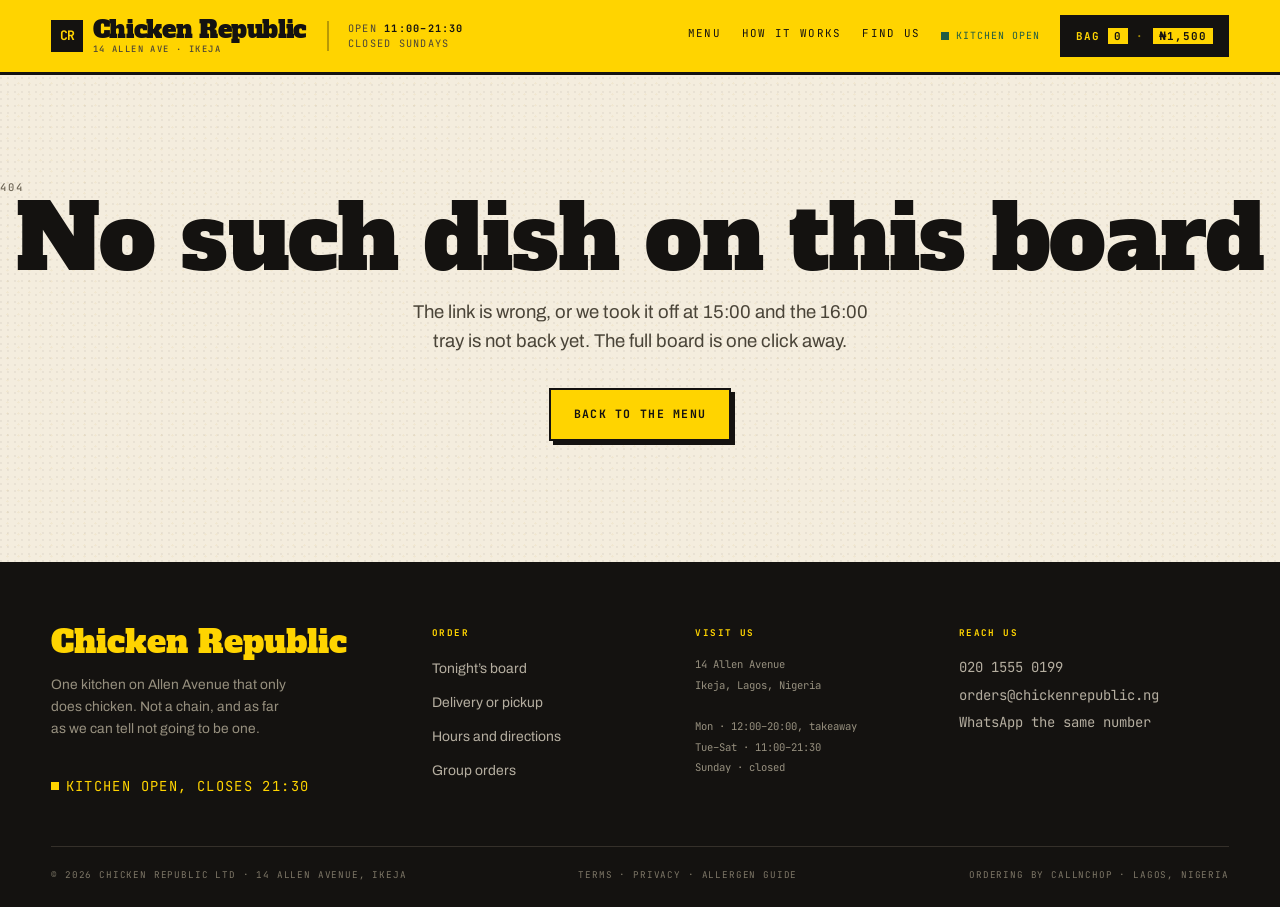
<file: dish.html>
<!DOCTYPE html>
<html lang="en">
<head>
<meta charset="utf-8">
<meta name="viewport" content="width=device-width, initial-scale=1">
<title>Dish — Chicken Republic, Ikeja</title>
<meta name="description" content="Full detail for a dish at Chicken Republic, 14 Allen Avenue, Ikeja, Lagos.">
<link rel="preconnect" href="https://fonts.googleapis.com">
<link rel="preconnect" href="https://fonts.gstatic.com" crossorigin>
<link rel="stylesheet" href="https://fonts.googleapis.com/css2?family=Alfa+Slab+One&family=Archivo:ital,wght@0,400;0,500;0,600;0,700;0,800;1,400&family=JetBrains+Mono:wght@400;500;700&display=swap">
<link rel="stylesheet" href="css/callnchop.css">
</head>
<body>

<header class="head">
  <div class="wrap head__in">
    <a class="mark" href="index.html">
      <span class="mark__glyph" aria-hidden="true">CR</span>
      <span>Chicken Republic<small>14 Allen Ave &middot; Ikeja</small></span>
    </a>
    <div class="head__loc">Open <b>11:00&ndash;21:30</b><br>Closed Sundays</div>
    <nav class="head__nav" aria-label="Main">
      <a href="index.html#menu">Menu</a>
      <a href="index.html#how">How it works</a>
      <a href="index.html#find">Find us</a>
      <span class="status"><i></i>Kitchen open</span>
      <button class="cart-btn" type="button" data-open-drawer>
        Bag <b data-cart-count>0</b> <i>&middot;</i> <b data-cart-total>&#8358;0</b>
      </button>
    </nav>
  </div>
</header>

<main id="dishRoot">
  <!-- rendered by js/callnchop.js from js/dishes.js, using ?id= -->
  <noscript>
    <div class="nosuch wrap">
      <p class="eyebrow eyebrow--plain">No JavaScript</p>
      <h1>This page needs JavaScript</h1>
      <p class="lede" style="margin-inline:auto">
        It reads the dish out of the same file the whole board is built from.
        The board itself is at <a href="index.html#menu">index.html</a>, or
        WhatsApp <a href="tel:+2342015550199">020 1555 0199</a> and we will read it to you.
      </p>
    </div>
  </noscript>
</main>

<footer class="foot">
  <div class="wrap">
    <div class="foot__top">
      <div>
        <div class="foot__mark">Chicken Republic</div>
        <p style="margin-top:1rem;max-width:30ch">
          One kitchen on Allen Avenue that only does chicken. Not a chain,
          and as far as we can tell not going to be one.
        </p>
        <p class="status" style="margin-top:1.3rem;color:var(--yellow)">
          <i style="background:var(--yellow)"></i> Kitchen open, closes 21:30
        </p>
      </div>

      <div>
        <h4>Order</h4>
        <ul>
          <li><a href="index.html#menu">Tonight&rsquo;s board</a></li>
          <li><a href="index.html#how">Delivery or pickup</a></li>
          <li><a href="index.html#find">Hours and directions</a></li>
          <li><a href="index.html#groups">Group orders</a></li>
        </ul>
      </div>

      <div>
        <h4>Visit us</h4>
        <address>
          14 Allen Avenue<br>
          Ikeja, Lagos, Nigeria<br><br>
          Mon &middot; 12:00&ndash;20:00, takeaway<br>
          Tue&ndash;Sat &middot; 11:00&ndash;21:30<br>
          Sunday &middot; closed
        </address>
      </div>

      <div>
        <h4>Reach us</h4>
        <address>
          <a href="tel:+2342015550199">020 1555 0199</a><br>
          <a href="mailto:orders@chickenrepublic.ng">orders@chickenrepublic.ng</a><br>
          <a href="https://wa.me/2342015550199">WhatsApp the same number</a>
        </address>
      </div>
    </div>

    <div class="foot__btm">
      <span>© 2026 Chicken Republic Ltd &middot; 14 Allen Avenue, Ikeja</span>
      <span>Terms &middot; Privacy &middot; Allergen guide</span>
      <span>Ordering by CallnChop &middot; Lagos, Nigeria</span>
    </div>
  </div>
</footer>

<script src="js/dishes.js"></script>
<script src="js/callnchop.js"></script>
</body>
</html>
</file>
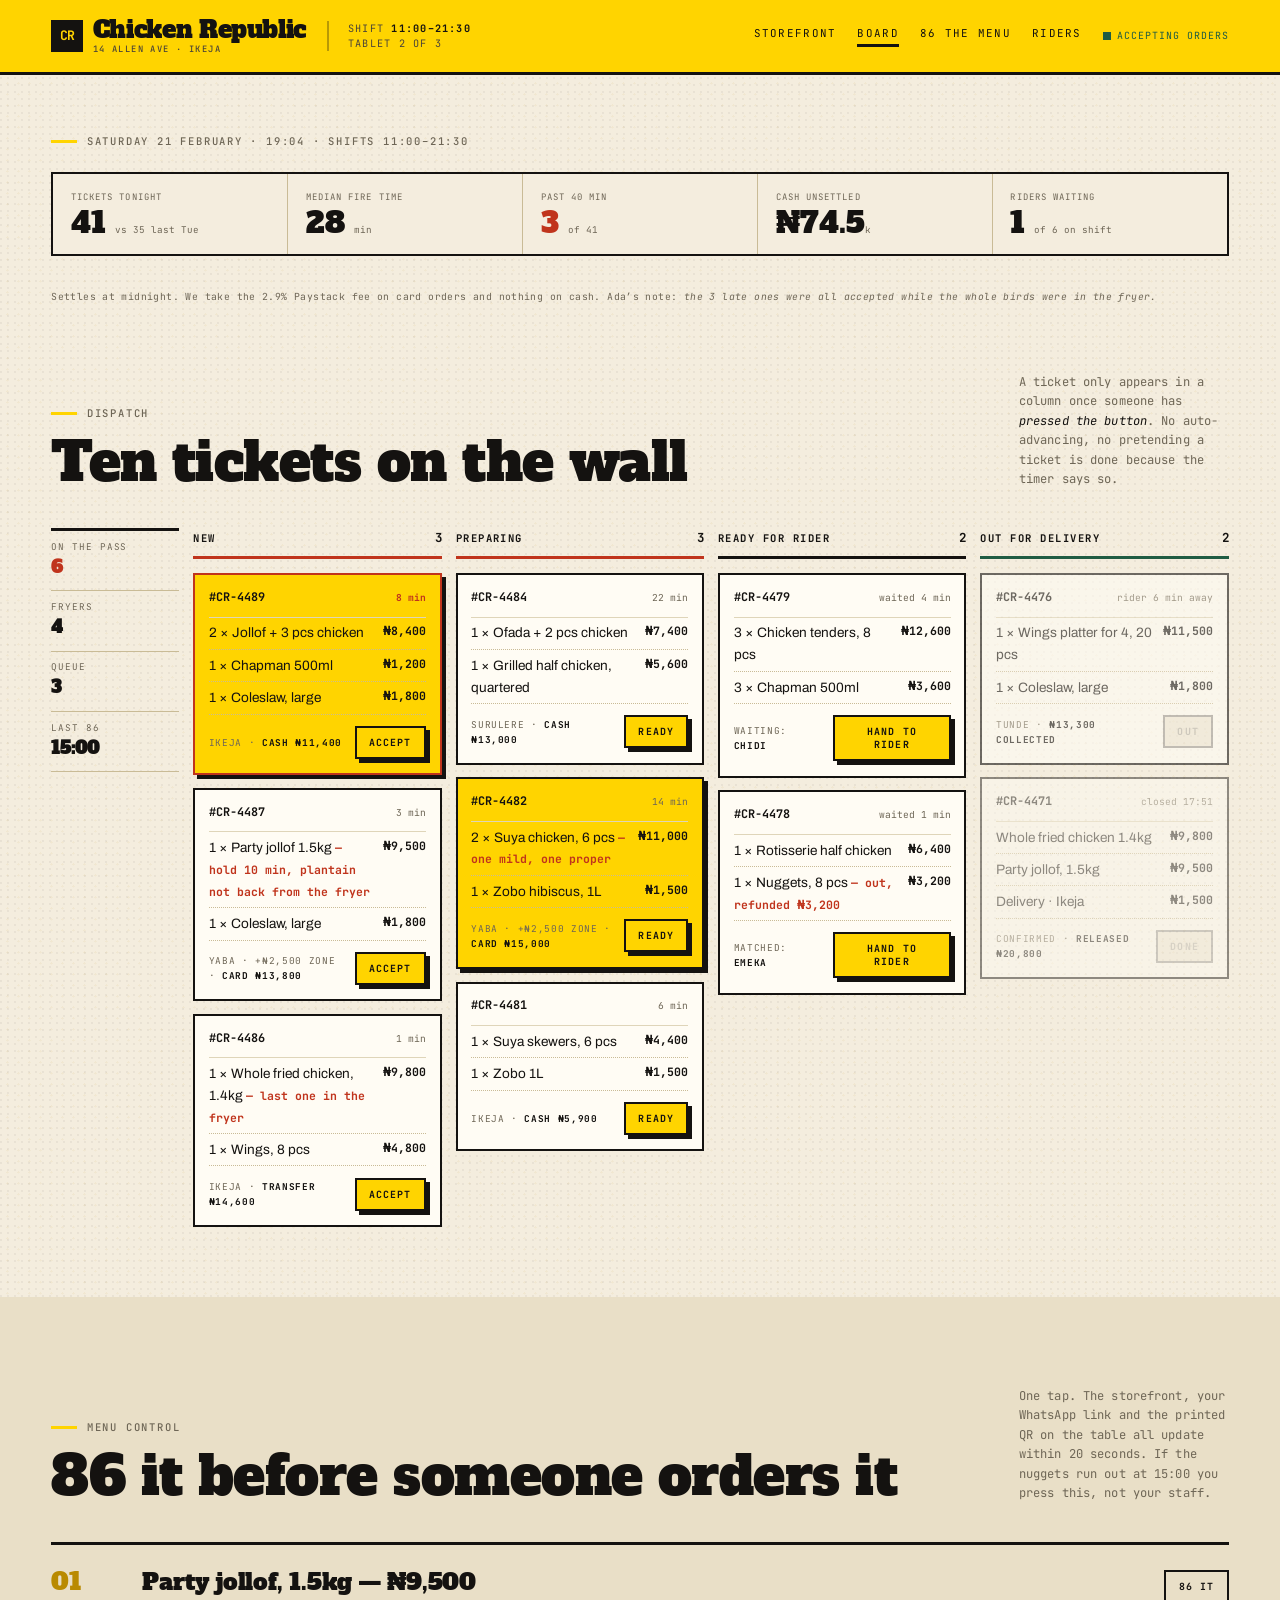
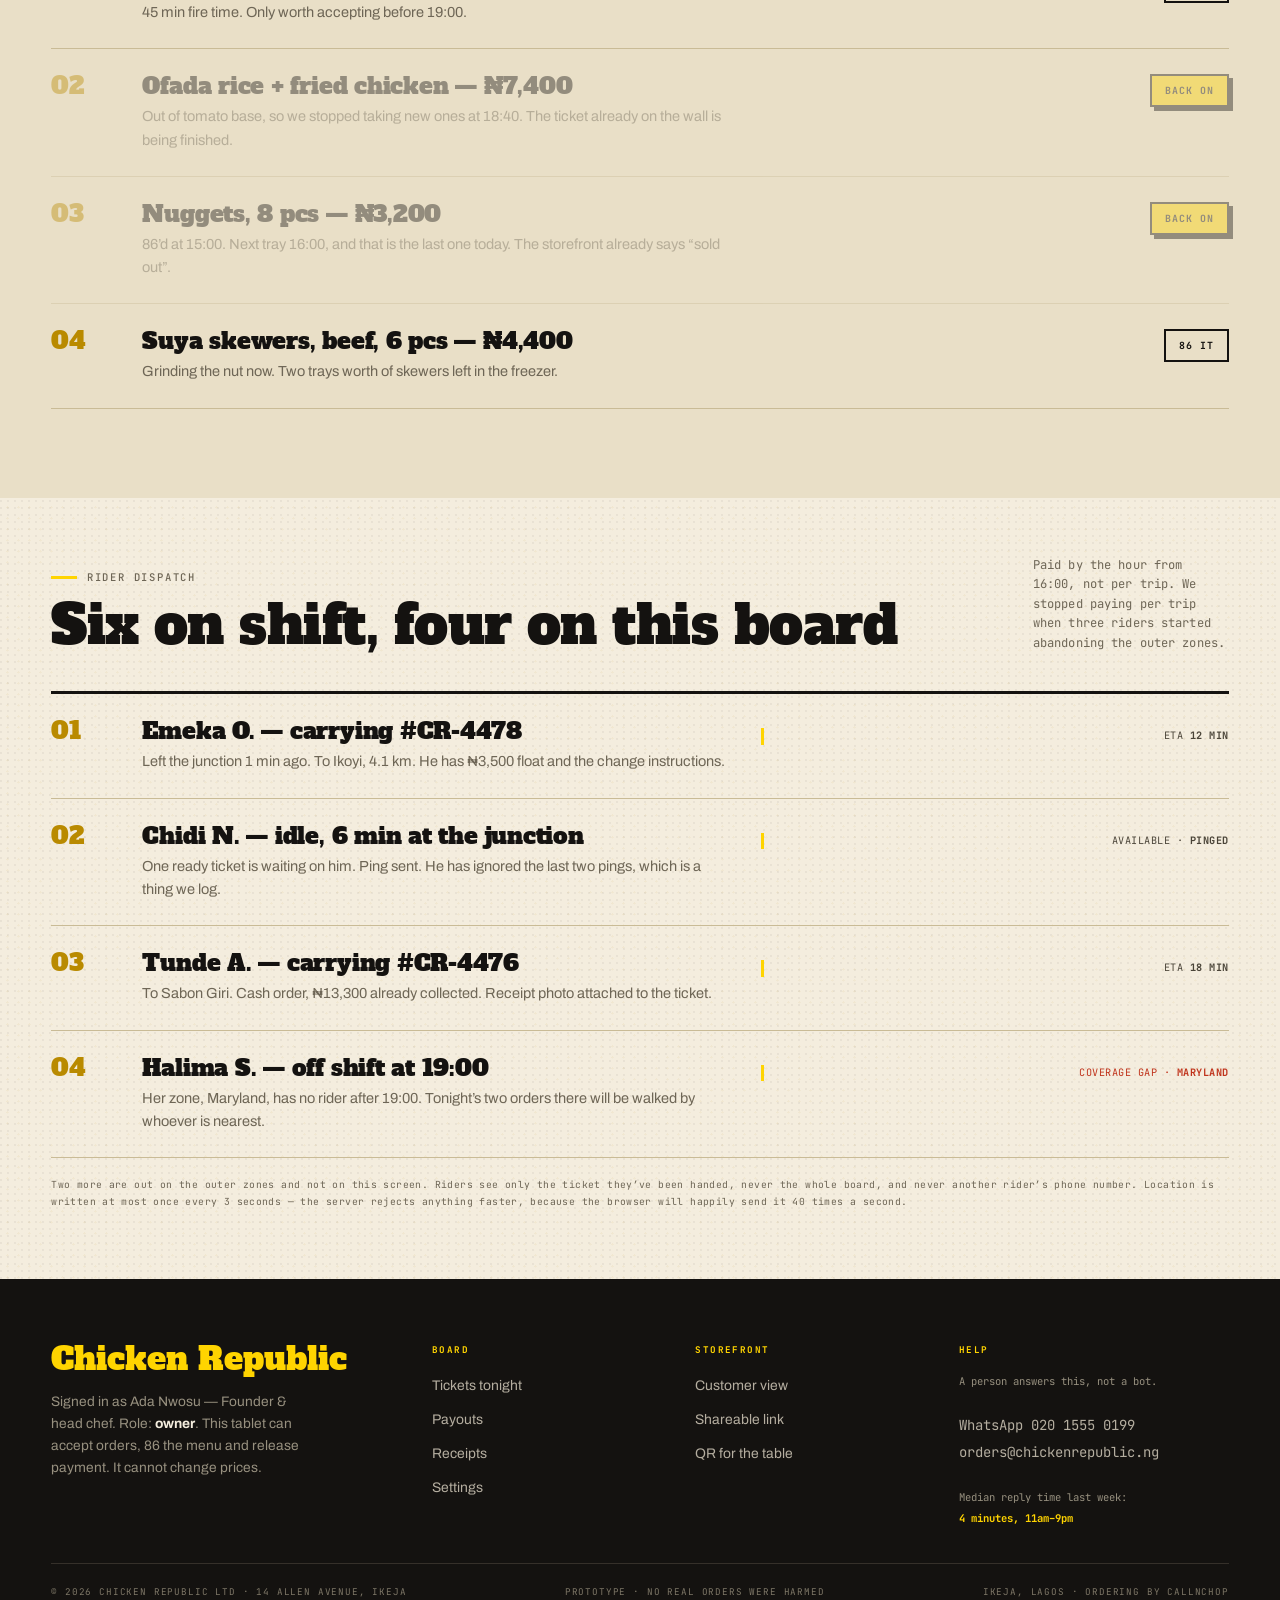
<file: kitchen.html>
<!DOCTYPE html>
<html lang="en">
<head>
<meta charset="utf-8">
<meta name="viewport" content="width=device-width, initial-scale=1">
<title>Kitchen board — Chicken Republic, Ikeja</title>
<meta name="description" content="Order dispatch board, 86 controls and rider status for Chicken Republic.">
<link rel="preconnect" href="https://fonts.googleapis.com">
<link rel="preconnect" href="https://fonts.gstatic.com" crossorigin>
<link rel="stylesheet" href="https://fonts.googleapis.com/css2?family=Alfa+Slab+One&family=Archivo:ital,wght@0,400;0,500;0,600;0,700;0,800;1,400&family=JetBrains+Mono:wght@400;500;700&display=swap">
<link rel="stylesheet" href="css/callnchop.css">
</head>
<body>

<header class="head">
  <div class="wrap head__in">
    <a class="mark" href="index.html">
      <span class="mark__glyph" aria-hidden="true">CR</span>
      <span>Chicken Republic<small>14 Allen Ave &middot; Ikeja</small></span>
    </a>
    <div class="head__loc">Shift <b>11:00&ndash;21:30</b><br>Tablet 2 of 3</div>
    <nav class="head__nav" aria-label="Main">
      <a href="index.html">Storefront</a>
      <a href="#" aria-current="page">Board</a>
      <a href="#menu86">86 the menu</a>
      <a href="#riders">Riders</a>
      <span class="status"><i></i>Accepting orders</span>
    </nav>
  </div>
</header>

<main>

<!-- ============ KPIs ============ -->
<section class="section section--tight">
  <div class="wrap">
    <p class="eyebrow">Saturday 21 February &middot; 19:04 &middot; shifts 11:00&ndash;21:30</p>

    <dl class="kpi" style="margin-top:1.4rem">
      <div>
        <dt>Tickets tonight</dt>
        <dd>41 <small>vs 35 last Tue</small></dd>
      </div>
      <div>
        <dt>Median fire time</dt>
        <dd>28 <small>min</small></dd>
      </div>
      <div class="kpi--warn">
        <dt>Past 40 min</dt>
        <dd>3 <small>of 41</small></dd>
      </div>
      <div>
        <dt>Cash unsettled</dt>
        <dd>₦74.5<small>k</small></dd>
      </div>
      <div>
        <dt>Riders waiting</dt>
        <dd>1 <small>of 6 on shift</small></dd>
      </div>
    </dl>

    <p class="fineprint" style="margin-top:0">
      Settles at midnight. We take the 2.9% Paystack fee on card orders and nothing on cash.
      Ada&rsquo;s note: <em>the 3 late ones were all accepted while the whole birds were in the fryer.</em>
    </p>
  </div>
</section>

<!-- ============ ORDER BOARD ============ -->
<section class="section section--tight section--flush">
  <div class="wrap">
    <div class="sec__head">
      <div>
        <p class="eyebrow">Dispatch</p>
        <h2>Ten tickets on the wall</h2>
      </div>
      <p class="mono" style="color:var(--muted);max-width:30ch;margin:0">
        A ticket only appears in a column once someone has
        <em style="color:var(--ink)">pressed the button</em>. No auto-advancing,
        no pretending a ticket is done because the timer says so.
      </p>
    </div>

    <div class="board-grid" data-board>

      <!-- service rail: the numbers that are true for every column -->
      <div class="krail">
        <div class="krail__b krail__b--live">On the pass<b>6</b></div>
        <div class="krail__b">Fryers<b>4</b></div>
        <div class="krail__b">Queue<b>3</b></div>
        <div class="krail__b">Last 86<b>15:00</b></div>
      </div>

      <!-- NEW -->
      <div class="kcol kcol--now" data-col="new">
        <div class="kcol__hd">
          <h3>New</h3><b>3</b>
        </div>
        <div class="kcol__body">

          <article class="ticket ticket--hot ticket--late" data-stage="new">
            <div class="ticket__top">
              <span class="ticket__id">#CR-4489</span>
              <span class="ticket__age">8 min</span>
            </div>
            <ul>
              <li><span>2 &times; Jollof + 3 pcs chicken</span><b>₦8,400</b></li>
              <li><span>1 &times; Chapman 500ml</span><b>₦1,200</b></li>
              <li><span>1 &times; Coleslaw, large</span><b>₦1,800</b></li>
            </ul>
            <div class="ticket__ft">
              <span>Ikeja &middot; <b>cash ₦11,400</b></span>
              <button class="btn btn--sm" data-advance>Accept</button>
            </div>
          </article>

          <article class="ticket" data-stage="new">
            <div class="ticket__top">
              <span class="ticket__id">#CR-4487</span>
              <span class="ticket__age">3 min</span>
            </div>
            <ul>
              <li><span>1 &times; Party jollof 1.5kg <b style="color:var(--vermilion)">&mdash; hold 10 min, plantain not back from the fryer</b></span><b>₦9,500</b></li>
              <li><span>1 &times; Coleslaw, large</span><b>₦1,800</b></li>
            </ul>
            <div class="ticket__ft">
              <span>Yaba &middot; +&#8358;2,500 zone &middot; <b>card ₦13,800</b></span>
              <button class="btn btn--sm" data-advance>Accept</button>
            </div>
          </article>

          <article class="ticket" data-stage="new">
            <div class="ticket__top">
              <span class="ticket__id">#CR-4486</span>
              <span class="ticket__age">1 min</span>
            </div>
            <ul>
              <li><span>1 &times; Whole fried chicken, 1.4kg <b style="color:var(--vermilion)">&mdash; last one in the fryer</b></span><b>₦9,800</b></li>
              <li><span>1 &times; Wings, 8 pcs</span><b>₦4,800</b></li>
            </ul>
            <div class="ticket__ft">
              <span>Ikeja &middot; <b>transfer ₦14,600</b></span>
              <button class="btn btn--sm" data-advance>Accept</button>
            </div>
          </article>

        </div>
      </div>

      <!-- PREP -->
      <div class="kcol kcol--now" data-col="prep">
        <div class="kcol__hd">
          <h3>Preparing</h3><b>3</b>
        </div>
        <div class="kcol__body">

          <article class="ticket" data-stage="prep">
            <div class="ticket__top">
              <span class="ticket__id">#CR-4484</span>
              <span class="ticket__age">22 min</span>
            </div>
            <ul>
              <li><span>1 &times; Ofada + 2 pcs chicken</span><b>₦7,400</b></li>
              <li><span>1 &times; Grilled half chicken, quartered</span><b>₦5,600</b></li>
            </ul>
            <div class="ticket__ft">
              <span>Surulere &middot; <b>cash ₦13,000</b></span>
              <button class="btn btn--sm" data-advance>Ready</button>
            </div>
          </article>

          <article class="ticket ticket--hot" data-stage="prep">
            <div class="ticket__top">
              <span class="ticket__id">#CR-4482</span>
              <span class="ticket__age">14 min</span>
            </div>
            <ul>
              <li><span>2 &times; Suya chicken, 6 pcs <b style="color:var(--vermilion)">&mdash; one mild, one proper</b></span><b>₦11,000</b></li>
              <li><span>1 &times; Zobo hibiscus, 1L</span><b>₦1,500</b></li>
            </ul>
            <div class="ticket__ft">
              <span>Yaba &middot; +&#8358;2,500 zone &middot; <b>card ₦15,000</b></span>
              <button class="btn btn--sm" data-advance>Ready</button>
            </div>
          </article>

          <article class="ticket" data-stage="prep">
            <div class="ticket__top">
              <span class="ticket__id">#CR-4481</span>
              <span class="ticket__age">6 min</span>
            </div>
            <ul>
              <li><span>1 &times; Suya skewers, 6 pcs</span><b>₦4,400</b></li>
              <li><span>1 &times; Zobo 1L</span><b>₦1,500</b></li>
            </ul>
            <div class="ticket__ft">
              <span>Ikeja &middot; <b>cash ₦5,900</b></span>
              <button class="btn btn--sm" data-advance>Ready</button>
            </div>
          </article>

        </div>
      </div>

      <!-- READY -->
      <div class="kcol" data-col="ready">
        <div class="kcol__hd">
          <h3>Ready for rider</h3><b>2</b>
        </div>
        <div class="kcol__body">

          <article class="ticket" data-stage="ready">
            <div class="ticket__top">
              <span class="ticket__id">#CR-4479</span>
              <span class="ticket__age">waited 4 min</span>
            </div>
            <ul>
              <li><span>3 &times; Chicken tenders, 8 pcs</span><b>₦12,600</b></li>
              <li><span>3 &times; Chapman 500ml</span><b>₦3,600</b></li>
            </ul>
            <div class="ticket__ft">
              <span>Waiting: <b>Chidi</b></span>
              <button class="btn btn--sm" data-advance>Hand to rider</button>
            </div>
          </article>

          <article class="ticket" data-stage="ready">
            <div class="ticket__top">
              <span class="ticket__id">#CR-4478</span>
              <span class="ticket__age">waited 1 min</span>
            </div>
            <ul>
              <li><span>1 &times; Rotisserie half chicken</span><b>₦6,400</b></li>
              <li><span>1 &times; Nuggets, 8 pcs <b style="color:var(--vermilion)">&mdash; out, refunded ₦3,200</b></span><b>₦3,200</b></li>
            </ul>
            <div class="ticket__ft">
              <span>Matched: <b>Emeka</b></span>
              <button class="btn btn--sm" data-advance>Hand to rider</button>
            </div>
          </article>

        </div>
      </div>

      <!-- DONE -->
      <div class="kcol kcol--done" data-col="done">
        <div class="kcol__hd">
          <h3>Out for delivery</h3><b>2</b>
        </div>
        <div class="kcol__body">

          <article class="ticket" data-stage="done" style="opacity:.6">
            <div class="ticket__top">
              <span class="ticket__id">#CR-4476</span>
              <span class="ticket__age">rider 6 min away</span>
            </div>
            <ul>
              <li><span>1 &times; Wings platter for 4, 20 pcs</span><b>₦11,500</b></li>
              <li><span>1 &times; Coleslaw, large</span><b>₦1,800</b></li>
            </ul>
            <div class="ticket__ft">
              <span>Tunde &middot; <b>₦13,300 collected</b></span>
              <button class="btn btn--sm" disabled>Out</button>
            </div>
          </article>

          <article class="ticket" data-stage="done" style="opacity:.45">
            <div class="ticket__top">
              <span class="ticket__id">#CR-4471</span>
              <span class="ticket__age">closed 17:51</span>
            </div>
            <ul>
              <li><span>Whole fried chicken 1.4kg</span><b>₦9,800</b></li>
              <li><span>Party jollof, 1.5kg</span><b>₦9,500</b></li>
              <li><span>Delivery &middot; Ikeja</span><b>₦1,500</b></li>
            </ul>
            <div class="ticket__ft">
              <span>Confirmed &middot; <b>released ₦20,800</b></span>
              <button class="btn btn--sm" disabled>Done</button>
            </div>
          </article>

        </div>
      </div>

    </div>
  </div>
</section>

<!-- ============ 86 THE MENU ============ -->
<section class="section section--paper2" id="menu86">
  <div class="wrap">
    <div class="sec__head">
      <div>
        <p class="eyebrow">Menu control</p>
        <h2>86 it before someone orders it</h2>
      </div>
      <p class="mono" style="color:var(--muted);max-width:30ch;margin:0">
        One tap. The storefront, your WhatsApp link and the printed
        QR on the table all update within 20 seconds. If the nuggets run
        out at 15:00 you press this, not your staff.
      </p>
    </div>

    <div class="steps">
      <div class="steps__row" data-menu-item>
        <div class="steps__n">01</div>
        <div>
          <h3>Party jollof, 1.5kg &mdash; ₦9,500</h3>
          <p>45 min fire time. Only worth accepting before 19:00.</p>
        </div>
        <div class="steps__note" style="border-left:0;padding-left:0;text-align:right">
          <button class="btn btn--sm btn--ghost" data-86>86 it</button>
        </div>
      </div>

      <div class="steps__row item--out" data-menu-item>
        <div class="steps__n">02</div>
        <div>
          <h3>Ofada rice + fried chicken &mdash; ₦7,400</h3>
          <p>Out of tomato base, so we stopped taking new ones at 18:40. The ticket already on the wall is being finished.</p>
        </div>
        <div class="steps__note" style="border-left:0;padding-left:0;text-align:right">
          <button class="btn btn--sm" data-86>Back on</button>
        </div>
      </div>

      <div class="steps__row item--out" data-menu-item>
        <div class="steps__n">03</div>
        <div>
          <h3>Nuggets, 8 pcs &mdash; ₦3,200</h3>
          <p>86&rsquo;d at 15:00. Next tray 16:00, and that is the last one today. The storefront already says &ldquo;sold out&rdquo;.</p>
        </div>
        <div class="steps__note" style="border-left:0;padding-left:0;text-align:right">
          <button class="btn btn--sm" data-86>Back on</button>
        </div>
      </div>

      <div class="steps__row" data-menu-item>
        <div class="steps__n">04</div>
        <div>
          <h3>Suya skewers, beef, 6 pcs &mdash; ₦4,400</h3>
          <p>Grinding the nut now. Two trays worth of skewers left in the freezer.</p>
        </div>
        <div class="steps__note" style="border-left:0;padding-left:0;text-align:right">
          <button class="btn btn--sm btn--ghost" data-86>86 it</button>
        </div>
      </div>
    </div>
  </div>
</section>

<!-- ============ RIDERS ============ -->
<section class="section section--tight" id="riders">
  <div class="wrap">
    <div class="sec__head">
      <div>
        <p class="eyebrow">Rider dispatch</p>
        <h2>Six on shift, four on this board</h2>
      </div>
      <p class="mono" style="color:var(--muted);max-width:28ch;margin:0">
        Paid by the hour from 16:00, not per trip. We stopped paying
        per trip when three riders started abandoning the outer zones.
      </p>
    </div>

    <div class="steps">
      <div class="steps__row">
        <div class="steps__n">01</div>
        <div>
          <h3>Emeka O. &mdash; carrying #CR-4478</h3>
          <p>Left the junction 1 min ago. To Ikoyi, 4.1 km. He has ₦3,500 float and the change instructions.</p>
        </div>
        <div class="steps__note">ETA <b>12 min</b></div>
      </div>
      <div class="steps__row">
        <div class="steps__n">02</div>
        <div>
          <h3>Chidi N. &mdash; idle, 6 min at the junction</h3>
          <p>One ready ticket is waiting on him. Ping sent. He has ignored the last two pings, which is a thing we log.</p>
        </div>
        <div class="steps__note">Available &middot; <b>pinged</b></div>
      </div>
      <div class="steps__row">
        <div class="steps__n">03</div>
        <div>
          <h3>Tunde A. &mdash; carrying #CR-4476</h3>
          <p>To Sabon Giri. Cash order, ₦13,300 already collected. Receipt photo attached to the ticket.</p>
        </div>
        <div class="steps__note">ETA <b>18 min</b></div>
      </div>
      <div class="steps__row">
        <div class="steps__n">04</div>
        <div>
          <h3>Halima S. &mdash; off shift at 19:00</h3>
          <p>Her zone, Maryland, has no rider after 19:00. Tonight&rsquo;s two orders there will be walked by whoever is nearest.</p>
        </div>
        <div class="steps__note" style="color:var(--vermilion)">Coverage gap &middot; <b>Maryland</b></div>
      </div>
    </div>

    <p class="fineprint">
      Two more are out on the outer zones and not on this screen. Riders see only the ticket
      they&rsquo;ve been handed, never the whole board, and never another rider&rsquo;s phone number.
      Location is written at most once every 3 seconds &mdash; the server rejects anything faster,
      because the browser will happily send it 40 times a second.
    </p>
  </div>
</section>

</main>

<footer class="foot">
  <div class="wrap">
    <div class="foot__top">
      <div>
        <div class="foot__mark">Chicken Republic</div>
        <p style="margin-top:1rem;max-width:32ch">
          Signed in as Ada Nwosu &mdash; Founder &amp; head chef.
          Role: <b style="color:var(--paper)">owner</b>. This tablet can accept
          orders, 86 the menu and release payment. It cannot change prices.
        </p>
      </div>
      <div>
        <h4>Board</h4>
        <ul>
          <li><a href="#">Tickets tonight</a></li>
          <li><a href="#">Payouts</a></li>
          <li><a href="#">Receipts</a></li>
          <li><a href="#">Settings</a></li>
        </ul>
      </div>
      <div>
        <h4>Storefront</h4>
        <ul>
          <li><a href="index.html">Customer view</a></li>
          <li><a href="#">Shareable link</a></li>
          <li><a href="#">QR for the table</a></li>
        </ul>
      </div>
      <div>
        <h4>Help</h4>
        <address>
          A person answers this, not a bot.<br><br>
          <a href="https://wa.me/2342015550199">WhatsApp 020 1555 0199</a><br>
          <a href="mailto:orders@chickenrepublic.ng">orders@chickenrepublic.ng</a><br><br>
          Median reply time last week:<br>
          <b style="color:var(--yellow)">4 minutes, 11am&ndash;9pm</b>
        </address>
      </div>
    </div>
    <div class="foot__btm">
      <span>© 2026 Chicken Republic Ltd &middot; 14 Allen Avenue, Ikeja</span>
      <span>Prototype &middot; no real orders were harmed</span>
      <span>Ikeja, Lagos &middot; ordering by CallnChop</span>
    </div>
  </div>
</footer>

<script src="js/callnchop.js"></script>
</body>
</html>
</file>
<file: css/callnchop.css>
/* ============================================================
   CHICKEN REPUBLIC — design system
   Point of view: a yellow shop awning, a hand-painted menu board,
   and grease-proof paper. Yellow is the room. Teal is the slate the
   specials are chalked on. Nothing is soft, nothing is centred.
   ============================================================ */

:root {
  /* --- the dominant: yellow is the building, not the accent --- */
  --yellow:      #FFD400;
  --yellow-hot:  #FFE566;
  --yellow-deep: #B98A00;
  --yellow-wash: #FFF0A6;

  /* --- complement: petrol slate (chalkboard, deep blocks) --- */
  --teal:        #0C4A4F;
  --teal-2:      #146A70;
  --teal-3:      #2A8A8F;

  /* --- ink & paper --- */
  --ink:    #141210;
  --ink-2:  #2B2721;
  --ink-3:  #4A4438;
  --muted:  #6E6656;
  --faint:  #9A927F;
  --paper:  #F4EDDE;
  --paper-2:#E9DFC7;
  --paper-3:#DBCEAF;
  --white:  #FFFCF4;

  /* --- one signal colour: heat, sold-out, refusals --- */
  --vermilion:     #C0341C;
  --vermilion-wash:#F0CFC7;
  --green:         #1F5C43;

  --rule:      #C9BB96;
  --rule-soft: #DFD5B9;
  --rule-ink:  #2A2620;

  /* --- type: slab signage, grotesque body, mono for anything numeric --- */
  --slab:  'Alfa Slab One', 'Rockwell', Georgia, serif;
  --body:  'Archivo', 'Helvetica Neue', Arial, sans-serif;
  --mono:  'JetBrains Mono', 'Courier New', monospace;

  /* hard, zero-blur offsets — the only "shadow" permitted */
  --lift:    7px 7px 0 var(--ink);
  --lift-sm: 4px 4px 0 var(--ink);
  --lift-teal: 6px 6px 0 var(--teal);

  --gut: clamp(1.1rem, 4vw, 4.25rem);
  --max: 1340px;
  --head-h: 72px;
}

*, *::before, *::after { box-sizing: border-box; }

html { -webkit-text-size-adjust: 100%; scroll-behavior: smooth; }

body {
  margin: 0;
  background: var(--paper);
  color: var(--ink);
  font-family: var(--body);
  font-size: 17px;
  line-height: 1.6;
  font-weight: 400;
  /* grease-proof paper tooth — two dot screens, no gradient wash */
  background-image:
    radial-gradient(circle at 14% 10%, rgba(20,18,16,.05) 0 1px, transparent 1.2px),
    radial-gradient(circle at 68% 58%, rgba(185,138,0,.06) 0 1px, transparent 1.2px);
  background-size: 7px 7px, 11px 11px;
}

::selection { background: var(--yellow); color: var(--ink); }

img { max-width: 100%; }

/* ============================================================
   PRIMITIVES
   ============================================================ */

.wrap { max-width: var(--max); margin-inline: auto; padding-inline: var(--gut); }
.wrap--narrow { max-width: 900px; }

.eyebrow {
  font-family: var(--mono); font-size: .66rem; font-weight: 500;
  letter-spacing: .17em; text-transform: uppercase; color: var(--muted);
  display: flex; align-items: center; gap: .6rem; margin: 0;
}
.eyebrow::before { content: ''; width: 26px; height: 3px; background: var(--yellow); flex: none; }
.eyebrow--plain::before { display: none; }
.eyebrow--teal { color: var(--teal-3); }
.eyebrow--teal::before { background: var(--teal-3); }

h1, h2, h3, h4 { font-family: var(--slab); font-weight: 400; margin: 0; letter-spacing: -.01em; }
h1 { font-size: clamp(2.7rem, 7vw, 5.9rem); line-height: .96; }
h2 { font-size: clamp(1.95rem, 4.2vw, 3.4rem); line-height: 1.02; }
h3 { font-size: clamp(1.15rem, 1.8vw, 1.5rem); line-height: 1.18; }
p  { margin: 0 0 1.02em; }

.lede { font-size: clamp(1.02rem, 1.45vw, 1.18rem); line-height: 1.56; color: var(--ink-3); max-width: 44ch; font-weight: 400; }
.mono { font-family: var(--mono); font-size: .76rem; letter-spacing: .01em; }
.tnum { font-variant-numeric: tabular-nums; }

/* --- the hand-painted marker swipe, behind a single word --- */
.swipe {
  position: relative; display: inline-block; z-index: 0;
  padding-inline: .12em;
}
.swipe::before {
  content: ''; position: absolute; z-index: -1;
  left: -.06em; right: -.06em; bottom: .06em; height: .38em;
  background: var(--yellow);
  transform: rotate(-1.4deg) skewX(-7deg);
  border-radius: 2px 10px 4px 8px;
}

/* --- buttons: square, hard, yellow is the CTA colour --- */
.btn {
  display: inline-flex; align-items: center; justify-content: center; gap: .55rem;
  font-family: var(--mono); font-size: .72rem; font-weight: 700;
  letter-spacing: .11em; text-transform: uppercase;
  padding: .95rem 1.4rem;
  background: var(--yellow); color: var(--ink);
  border: 2px solid var(--ink); text-decoration: none; cursor: pointer;
  box-shadow: var(--lift-sm);
  transition: transform .12s ease, box-shadow .12s ease, background .12s ease;
}
.btn:hover { transform: translate(4px, 4px); box-shadow: none; background: var(--yellow-hot); }
.btn:active { transform: translate(0, 0); box-shadow: none; }
.btn--ghost { background: transparent; box-shadow: none; }
.btn--ghost:hover { background: var(--ink); color: var(--yellow); transform: none; box-shadow: none; }
.btn--ink { background: var(--ink); color: var(--yellow); }
.btn--ink:hover { background: var(--ink-2); }
.btn--teal { background: var(--teal); color: var(--yellow); }
.btn--teal:hover { background: var(--teal-2); }
.btn--sm { padding: .5rem .78rem; font-size: .62rem; }
.btn--wide { width: 100%; }
.btn[disabled] { opacity: .4; cursor: not-allowed; box-shadow: none; transform: none; background: var(--paper-3); color: var(--ink-3); }
.btn[disabled]:hover { transform: none; background: var(--paper-3); }

/* --- food photography: full colour, warm grade, no soft glow --- */
.frame {
  position: relative; background-color: var(--paper-3);
  background-image:
    radial-gradient(circle at 50% 50%, rgba(20,18,16,.17) 1.1px, transparent 1.2px),
    linear-gradient(148deg, var(--yellow) 0%, #E0812F 58%, var(--vermilion) 100%);
  background-size: 5px 5px, 100% 100%;
  border: 2px solid var(--ink); overflow: hidden;
}
.frame > img {
  width: 100%; height: 100%; object-fit: cover; display: block;
  filter: saturate(1.34) contrast(1.07) brightness(1.04);
}
.frame::after {
  content: ''; position: absolute; inset: 0; pointer-events: none;
  background: linear-gradient(178deg, rgba(255,229,140,.2), rgba(120,40,20,.17));
  mix-blend-mode: soft-light;
}
.frame__tag {
  position: absolute; left: 0; bottom: 0; z-index: 2;
  background: var(--yellow); color: var(--ink);
  font-family: var(--mono); font-size: .58rem; font-weight: 700;
  letter-spacing: .14em; text-transform: uppercase; padding: .3rem .55rem;
}

/* ============================================================
   HEADER — solid yellow awning with a hard ink seam
   ============================================================ */

.head {
  background: var(--yellow);
  border-bottom: 3px solid var(--ink);
  position: sticky; top: 0; z-index: 60;
}
.head__in { display: flex; align-items: center; gap: 1.3rem; min-height: var(--head-h); }

.mark {
  display: flex; align-items: center; gap: .6rem;
  text-decoration: none; color: var(--ink);
  font-family: var(--slab); font-size: clamp(1.15rem, 2vw, 1.5rem); line-height: 1;
  letter-spacing: -.015em;
}
.mark__glyph {
  width: 32px; height: 32px; flex: none;
  background: var(--ink); color: var(--yellow);
  display: grid; place-items: center;
  font-family: var(--mono); font-size: .82rem; font-weight: 700;
}
.mark small {
  display: block; font-family: var(--mono); font-size: .55rem;
  letter-spacing: .16em; text-transform: uppercase; font-weight: 500;
  margin-top: 3px; color: var(--ink-3);
}

.head__loc {
  font-family: var(--mono); font-size: .64rem; letter-spacing: .12em;
  text-transform: uppercase; color: var(--ink-3);
  border-left: 2px solid rgba(20,18,16,.3); padding-left: 1.2rem; line-height: 1.5;
}
.head__loc b { color: var(--ink); font-weight: 700; }
.head__nav { margin-left: auto; display: flex; align-items: center; gap: 1.3rem; }
.head__nav a {
  font-family: var(--mono); font-size: .68rem; letter-spacing: .12em;
  text-transform: uppercase; text-decoration: none; color: var(--ink);
  border-bottom: 3px solid transparent; padding-bottom: 2px;
}
.head__nav a:hover, .head__nav a[aria-current] { border-color: var(--ink); }

.status {
  display: inline-flex; align-items: center; gap: .4rem;
  font-family: var(--mono); font-size: .62rem; letter-spacing: .1em;
  text-transform: uppercase; color: var(--green);
}
.status i { width: 8px; height: 8px; background: currentColor; display: block; animation: pulse 2.4s infinite; }
.status--closed { color: var(--vermilion); }
@keyframes pulse { 0%, 100% { opacity: 1; } 50% { opacity: .25; } }

.cart-btn {
  display: inline-flex; align-items: center; gap: .5rem;
  background: var(--ink); color: var(--yellow);
  font-family: var(--mono); font-size: .68rem; font-weight: 700;
  letter-spacing: .1em; text-transform: uppercase;
  padding: .72rem .85rem; cursor: pointer; border: 2px solid var(--ink);
  transition: background .12s ease, color .12s ease;
}
.cart-btn:hover { background: var(--yellow); color: var(--ink); }
.cart-btn i { font-style: normal; opacity: .6; }
.cart-btn b { background: var(--yellow); color: var(--ink); padding: .05rem .38rem; }
.cart-btn:hover b { background: var(--ink); color: var(--yellow); }

/* ============================================================
   HERO — asymmetric 7/5, two photos that overlap and sit off-grid
   ============================================================ */

.hero { padding: clamp(2rem, 4.5vw, 4rem) 0 0; }
.hero__grid {
  display: grid; grid-template-columns: 1.06fr .94fr;
  gap: clamp(1.8rem, 4.5vw, 4rem); align-items: start;
}
.hero__copy { padding-top: clamp(.4rem, 1.6vw, 1.6rem); }
.hero h1 { margin: 1.1rem 0 0; }
.hero h1 .ln { display: block; }
.hero h1 .ind { padding-left: clamp(1rem, 4.5vw, 4rem); }

.hero__facts {
  display: flex; flex-wrap: wrap; gap: 0;
  margin: 1.9rem 0 0; border: 2px solid var(--ink); background: var(--white);
  box-shadow: var(--lift);
}
.hero__facts > div { flex: 1 1 128px; padding: .8rem .9rem; border-right: 1px solid var(--rule-soft); }
.hero__facts > div:last-child { border-right: 0; }
.hero__facts dt {
  font-family: var(--mono); font-size: .55rem; letter-spacing: .14em;
  text-transform: uppercase; color: var(--muted); margin: 0 0 .25rem;
}
.hero__facts dd { margin: 0; font-family: var(--slab); font-size: 1.5rem; line-height: 1; }
.hero__facts dd small { display: block; font-family: var(--mono); font-size: .6rem; color: var(--muted); margin-top: .25rem; }

.hero__act { display: flex; flex-wrap: wrap; align-items: center; gap: 1.1rem; margin-top: 1.8rem; }
.hero__alt {
  font-family: var(--mono); font-size: .68rem; letter-spacing: .08em;
  text-transform: uppercase; color: var(--muted); text-decoration: none;
  border-bottom: 2px solid var(--rule); padding-bottom: 3px;
}
.hero__alt:hover { color: var(--ink); border-color: var(--ink); }

/* right column: big photo, second photo hangs off the bottom-left */
.hero__media { position: relative; padding-bottom: 2.6rem; }
.hero__media .frame--tall { aspect-ratio: 4 / 5; }
.hero__media .frame--small {
  position: absolute; left: clamp(-2.4rem, -2vw, -1rem); bottom: 0; z-index: 4;
  width: min(58%, 262px); aspect-ratio: 1 / 1;
  box-shadow: var(--lift);
}
.hero__tag {
  position: absolute; right: -10px; top: 30%; z-index: 5;
  transform: rotate(6deg);
  background: var(--vermilion); color: var(--white);
  border: 2px solid var(--ink);
  font-family: var(--mono); font-size: .58rem; font-weight: 700;
  letter-spacing: .14em; text-transform: uppercase;
  padding: .45rem .6rem; line-height: 1.55; text-align: center;
}
.hero__credit {
  position: absolute; right: 0; bottom: 0; z-index: 5;
  font-family: var(--mono); font-size: .56rem; letter-spacing: .1em;
  text-transform: uppercase; color: var(--faint); writing-mode: vertical-rl;
}

/* --- the scalloped awning edge, full bleed. Food-specific, not decoration. --- */
.scallop {
  height: 26px; margin-top: clamp(2.4rem, 5vw, 4.5rem);
  background:
    radial-gradient(circle at 13px 0, transparent 12px, var(--yellow) 12.5px) repeat-x;
  background-size: 26px 26px;
  border-top: 3px solid var(--ink);
}

/* --- torn paper edge, for section breaks --- */
.torn {
  height: 22px;
  background: var(--paper);
  clip-path: polygon(
    0% 62%, 3% 40%, 6% 68%, 9% 34%, 12% 66%, 16% 30%, 20% 60%, 24% 38%,
    28% 70%, 32% 32%, 36% 62%, 40% 36%, 44% 68%, 48% 30%, 52% 64%, 56% 38%,
    60% 70%, 64% 34%, 68% 62%, 72% 32%, 76% 66%, 80% 36%, 84% 70%, 88% 30%,
    92% 64%, 96% 40%, 100% 66%, 100% 100%, 0% 100%);
}

/* ============================================================
   TONIGHT'S BOARD — dense ink band, real numbers only
   ============================================================ */

.band { background: var(--ink); color: var(--paper); }
.band__in {
  display: grid; grid-template-columns: repeat(5, 1fr); gap: 1px;
  background: rgba(244,237,222,.16);
}
.band__in > div { background: var(--ink); padding: 1.1rem 1.1rem 1.2rem; }
.band__in dt {
  font-family: var(--mono); font-size: .55rem; letter-spacing: .14em;
  text-transform: uppercase; color: var(--faint); margin: 0 0 .3rem;
}
.band__in dd { margin: 0; font-family: var(--slab); font-size: clamp(1.5rem, 2.4vw, 2rem); line-height: 1; color: var(--yellow); }
.band__in dd small { display: block; font-family: var(--mono); font-size: .58rem; color: #A79F8B; margin-top: .3rem; letter-spacing: .05em; }

/* ============================================================
   CHALKBOARD SPECIALS — the slate, hand-chalked, deliberately crooked
   ============================================================ */

.chalk { padding: clamp(3rem, 7vw, 6rem) 0 clamp(3.5rem, 8vw, 6.5rem); }
.chalk__slate {
  background:
    /* chalk dust smear */
    radial-gradient(ellipse at 22% 18%, rgba(255,255,255,.055) 0 22%, transparent 60%),
    radial-gradient(ellipse at 76% 72%, rgba(255,255,255,.04) 0 18%, transparent 55%),
    var(--teal);
  border: 3px solid var(--ink);
  box-shadow: var(--lift-teal);
  transform: rotate(-.7deg);
  padding: clamp(1.4rem, 3vw, 2.4rem);
  position: relative;
}
.chalk__slate::after {
  /* wiped-clean arcs, where an arm has gone back over the board */
  content: ''; position: absolute; inset: 0; pointer-events: none;
  background: repeating-linear-gradient(74deg, rgba(255,255,255,.028) 0 3px, transparent 3px 11px);
}
.chalk__hd {
  display: flex; flex-wrap: wrap; align-items: baseline; gap: .6rem 1.2rem;
  border-bottom: 2px dashed rgba(255,255,255,.3); padding-bottom: .9rem; margin-bottom: 1.4rem;
}
.chalk__hd h2 { color: var(--white); font-size: clamp(1.5rem, 3vw, 2.3rem); }
.chalk__hd span {
  font-family: var(--mono); font-size: .62rem; letter-spacing: .14em;
  text-transform: uppercase; color: var(--yellow);
  border: 1px solid var(--yellow); padding: .25rem .5rem;
}
.chalk__grid { display: grid; grid-template-columns: repeat(3, 1fr); gap: clamp(1rem, 2.4vw, 2rem); position: relative; z-index: 1; }
.chalk__item h3 { color: var(--white); font-family: var(--slab); font-size: 1.28rem; margin: 0 0 .35rem; }
.chalk__item p { color: #B9D6D4; font-size: .88rem; line-height: 1.5; margin: 0 0 .7rem; }
.chalk__price {
  font-family: var(--slab); font-size: 1.5rem; color: var(--yellow);
  display: inline-block; border-bottom: 2px solid rgba(255,212,0,.4);
}
.chalk__note {
  position: relative; z-index: 1;
  margin: 1.5rem 0 0; padding-top: .9rem;
  border-top: 2px dashed rgba(255,255,255,.3);
  font-family: var(--mono); font-size: .64rem; letter-spacing: .06em;
  text-transform: uppercase; color: #8FB6B4;
}

/* ============================================================
   SECTIONS
   ============================================================ */

.section { padding: clamp(3.2rem, 7vw, 6.5rem) 0; }
.section--tight { padding: clamp(2.2rem, 4.5vw, 3.6rem) 0; }
.section--flush { padding-top: 0; }
.section--ink { background: var(--ink); color: var(--paper); }
.section--paper2 { background: var(--paper-2); }
.section--teal { background: var(--teal); color: var(--white); }
.section--ink .eyebrow, .section--teal .eyebrow { color: var(--yellow); }
.section--ink .eyebrow::before, .section--teal .eyebrow::before { background: var(--yellow); }
.section--ink .lede, .section--teal .lede { color: #BDB5A0; }

.sec__head { display: grid; grid-template-columns: 1fr auto; gap: 2rem; align-items: end; margin-bottom: 2.4rem; }
.sec__head h2 { margin-top: .8rem; }
.sec__note { font-family: var(--mono); font-size: .74rem; color: var(--muted); max-width: 34ch; margin: 0; line-height: 1.65; }

/* ============================================================
   MENU — sticky category index + photo grid with real tags
   ============================================================ */

.menu { display: grid; grid-template-columns: 224px 1fr; gap: clamp(1.4rem, 3.5vw, 3.2rem); align-items: start; }

.menu__index { position: sticky; top: calc(var(--head-h) + 18px); border-top: 3px solid var(--ink); }
.menu__index a {
  display: flex; justify-content: space-between; align-items: baseline; gap: .5rem;
  padding: .68rem .2rem; text-decoration: none; color: var(--ink-3);
  border-bottom: 1px solid var(--rule); font-size: .92rem; line-height: 1.3; font-weight: 500;
}
.menu__index a:hover { color: var(--ink); background: var(--yellow); padding-inline: .5rem .2rem; }
.menu__index a b { font-family: var(--mono); font-size: .6rem; color: var(--faint); font-weight: 500; }
.menu__index a[aria-current] {
  color: var(--ink); font-weight: 800;
  background: var(--yellow); padding-inline: .5rem .2rem;
  box-shadow: inset 4px 0 0 var(--vermilion);
}
.menu__index a[aria-current] b { color: var(--ink); }

.menu__group { border-top: 3px solid var(--ink); margin-bottom: 2.8rem; scroll-margin-top: calc(var(--head-h) + 16px); }
.menu__group:last-child { margin-bottom: 0; }
.menu__group > h3 {
  padding: .75rem 0 .65rem; margin: 0; border-bottom: 1px solid var(--rule);
  display: flex; justify-content: space-between; align-items: baseline; gap: 1rem; flex-wrap: wrap;
  font-family: var(--slab); font-size: 1.4rem;
}
.menu__group > h3 em {
  font-family: var(--mono); font-size: .6rem; font-style: normal; font-weight: 500;
  color: var(--muted); letter-spacing: .11em; text-transform: uppercase;
}

.dishgrid {
  display: grid; grid-template-columns: repeat(auto-fill, minmax(252px, 1fr));
  gap: 1.35rem; margin-top: 1.4rem;
}

.dish {
  display: block; position: relative;
  background: var(--white); border: 2px solid var(--ink);
  transition: transform .14s ease, box-shadow .14s ease;
}
.dish__link { display: block; color: inherit; text-decoration: none; }
.dish__link:focus-visible { outline: 3px solid var(--vermilion); outline-offset: 3px; }
.dish:hover { transform: translate(-3px, -3px); box-shadow: var(--lift); }

.dish__media { position: relative; overflow: hidden; aspect-ratio: 4 / 3; background: var(--ink); }
.dish__media .frame { position: absolute; inset: 0; border: 0; }
.dish__media .frame::after { display: none; }
.dish__media img { transition: transform .5s cubic-bezier(.2, .8, .2, 1); }
.dish:hover .dish__media img { transform: scale(1.07); }

.dish__hover {
  position: absolute; inset: 0; z-index: 3; background: var(--ink);
  display: flex; align-items: flex-end; opacity: 0; transition: opacity .2s ease;
}
.dish:hover .dish__hover, .dish:focus-visible .dish__hover { opacity: 1; }
.dish__hover-in { padding: .95rem 1rem 1rem; width: 100%; }
.dish__hover-name { font-family: var(--slab); font-size: 1.42rem; line-height: 1.06; color: var(--paper); margin: 0 0 .3rem; }
.dish__hover p { margin: 0; font-size: .83rem; line-height: 1.45; color: #B5AE9C; }
.dish__cta {
  display: block; margin-top: .75rem; font-family: var(--mono); font-size: .6rem;
  font-weight: 700; letter-spacing: .14em; text-transform: uppercase; color: var(--yellow);
}

.dish__bar {
  display: flex; justify-content: space-between; align-items: baseline; gap: .6rem;
  padding: .65rem .75rem .5rem; border-top: 2px solid var(--ink); background: var(--white);
}
.dish__name { font-weight: 700; font-size: .93rem; line-height: 1.25; }
.dish__price { font-family: var(--slab); font-size: 1.12rem; white-space: nowrap; font-variant-numeric: tabular-nums; }

/* price tag, corner-mounted, yellow */
.dish__tag {
  position: absolute; right: 0; top: 0; z-index: 4;
  background: var(--yellow); color: var(--ink);
  font-family: var(--slab); font-size: .95rem;
  padding: .3rem .5rem; border-left: 2px solid var(--ink); border-bottom: 2px solid var(--ink);
}

/* dietary / allergen chips — the brief's practical requirement */
.dish__tags { display: flex; flex-wrap: wrap; gap: .25rem; padding: 0 .75rem .55rem; background: var(--white); }
.dish__tags span {
  font-family: var(--mono); font-size: .53rem; font-weight: 700; letter-spacing: .1em;
  text-transform: uppercase; padding: .16rem .32rem; border: 1px solid currentColor;
}
.chip--n { color: var(--vermilion); }     /* contains an allergen      */
.chip--ok { color: var(--green); }        /* safe for that restriction */
.chip--hot { color: var(--vermilion); background: var(--vermilion-wash); }
.chip--picks { color: var(--ink); background: var(--yellow); border-color: var(--ink) !important; }

.dish__sub {
  padding: 0 .75rem .6rem; margin-top: 0; background: var(--white);
  font-family: var(--mono); font-size: .58rem; letter-spacing: .1em;
  text-transform: uppercase; color: var(--faint);
}

.dish__initial {
  position: absolute; inset: 0; display: grid; place-items: center;
  font-family: var(--slab); font-size: 4rem; line-height: 1; color: rgba(20,18,16,.4);
}
.dd__media .dish__initial { font-size: 6rem; }

.dish__add {
  position: absolute; right: 0; bottom: 0; z-index: 4;
  border: 0; border-top: 2px solid var(--ink); border-left: 2px solid var(--ink);
  background: var(--ink); color: var(--yellow);
  font-family: var(--mono); font-weight: 700; font-size: .58rem; letter-spacing: .11em;
  text-transform: uppercase; padding: .5rem .6rem; cursor: pointer;
  transition: background .12s ease, color .12s ease;
}
.dish__add:hover { background: var(--yellow); color: var(--ink); }

/* sold out: still opens the detail page. deliberately not pointer-events:none */
.dish--out .dish__media img { filter: grayscale(1) brightness(.9); }
.dish--out .dish__bar, .dish--out .dish__tags, .dish--out .dish__sub { background: var(--paper-2); }
.dish--out .dish__name { text-decoration: line-through; text-decoration-thickness: 2px; color: var(--muted); }
.dish__stamp { position: absolute; inset: 0; z-index: 3; display: grid; place-items: center; background: rgba(20,18,16,.55); }
.dish__stamp span {
  font-family: var(--mono); font-size: .68rem; font-weight: 700; letter-spacing: .16em;
  text-transform: uppercase; color: var(--white);
  border: 2px solid var(--vermilion); padding: .4rem .7rem; transform: rotate(-7deg);
  background: rgba(192,52,28,.3);
}

/* ============================================================
   PICKUP vs DELIVERY — two real option cards, not 3-col icons
   ============================================================ */

.modes { display: grid; grid-template-columns: 1fr 1fr; gap: 1.4rem; }
.mode {
  border: 2px solid var(--ink); background: var(--white); padding: 1.5rem 1.4rem 1.6rem;
  display: flex; flex-direction: column; position: relative;
  transition: transform .14s ease, box-shadow .14s ease;
}
.mode[aria-pressed="true"] { box-shadow: var(--lift); transform: translate(-3px, -3px); }
.mode[aria-pressed="true"]::before {
  content: '✓'; position: absolute; right: -2px; top: -2px;
  width: 34px; height: 34px; background: var(--yellow); color: var(--ink);
  border: 2px solid var(--ink); display: grid; place-items: center;
  font-family: var(--mono); font-weight: 700; font-size: .9rem;
}
.mode__t { display: flex; align-items: baseline; gap: .7rem; border-bottom: 2px solid var(--ink); padding-bottom: .7rem; }
.mode__t h3 { font-family: var(--slab); font-size: 1.5rem; }
.mode__fee { margin-left: auto; font-family: var(--mono); font-size: .68rem; letter-spacing: .1em; text-transform: uppercase; }
.mode dl { margin: 1rem 0 1.3rem; }
.mode dt { font-family: var(--mono); font-size: .57rem; letter-spacing: .14em; text-transform: uppercase; color: var(--muted); margin-top: .95rem; }
.mode dt:first-child { margin-top: 0; }
.mode dd { margin: .15rem 0 0; font-size: .92rem; line-height: 1.45; }
.mode__go { margin-top: auto; }
.mode__go .btn { width: 100%; }

/* ============================================================
   HOURS + MAP — hand-drawn slate, no API key, no generic pin drop
   ============================================================ */

.find { display: grid; grid-template-columns: 1.08fr .92fr; gap: clamp(1.5rem, 4vw, 3.4rem); align-items: start; }
.map { border: 3px solid var(--ink); background: var(--white); box-shadow: var(--lift); position: relative; }
.map svg { display: block; width: 100%; height: auto; }
.map__pin { font-family: var(--mono); font-size: .58rem; letter-spacing: .12em; text-transform: uppercase; background: var(--yellow); border: 2px solid var(--ink); padding: .3rem .5rem; display: inline-block; }

.hours { border-top: 3px solid var(--ink); }
.hours__row {
  display: grid; grid-template-columns: 1fr auto; gap: 1rem; align-items: baseline;
  padding: .72rem 0; border-bottom: 1px solid var(--rule);
}
.hours__row span { font-size: .95rem; }
.hours__row b { font-family: var(--mono); font-size: .8rem; font-variant-numeric: tabular-nums; }
.hours__row--today { background: var(--yellow); padding-inline: .7rem; margin-inline: -.7rem; box-shadow: inset 4px 0 0 var(--vermilion); }
.hours__row--today span, .hours__row--today b { font-weight: 700; }
.hours__row--closed b { color: var(--vermilion); }
.hours__note { margin-top: 1.1rem; font-family: var(--mono); font-size: .63rem; color: var(--muted); line-height: 1.75; }

/* the hours block also lives on the teal section — keep it readable there */
.section--teal .hours { border-top-color: var(--yellow); }
.section--teal .hours__row { color: var(--white); border-bottom-color: rgba(255,255,255,.2); }
.section--teal .hours__row--closed b { color: var(--yellow); }
.section--teal .hours__note, .section--teal .sec__note { color: #B9D6D4; }
.section--teal .hours__row--today { color: var(--ink); }
.section--teal .hours__row--today b { color: var(--ink); }

.contact { margin-top: 1.6rem; border: 2px solid var(--ink); background: var(--white); padding: 1.1rem 1.2rem; }
.contact h3 { font-family: var(--mono); font-size: .6rem; letter-spacing: .15em; text-transform: uppercase; color: var(--muted); margin: 0 0 .7rem; }
.contact a { color: var(--ink); text-decoration: none; font-weight: 600; }
.contact a:hover { background: var(--yellow); }
.contact p { margin: 0 0 .4rem; font-size: .93rem; }

/* ============================================================
   ORDER STEPS — asymmetric ledger, no icons in circles
   ============================================================ */

.steps { border-top: 3px solid var(--ink); }
.steps__row {
  display: grid; grid-template-columns: 58px 1.25fr 1fr; gap: clamp(1rem, 2.6vw, 2.2rem);
  padding: 1.5rem 0; border-bottom: 1px solid var(--rule); align-items: baseline;
}
.steps__n { font-family: var(--slab); font-size: 1.5rem; color: var(--yellow-deep); line-height: 1; }
.steps__row h3 { margin: 0 0 .3rem; font-family: var(--slab); }
.steps__row p { margin: 0; font-size: .91rem; color: var(--muted); }
.steps__note {
  font-family: var(--mono); font-size: .64rem; letter-spacing: .05em;
  text-transform: uppercase; color: var(--ink-3); text-align: right;
  border-left: 3px solid var(--yellow); padding-left: 1rem;
}

/* ============================================================
   STORY — offset photo, torn edge, one person's voice
   ============================================================ */

.story { display: grid; grid-template-columns: .86fr 1.14fr; gap: clamp(1.5rem, 4vw, 3.6rem); align-items: center; }
.story__media { position: relative; }
.story__media .frame { aspect-ratio: 3 / 4; transform: rotate(-1.4deg); box-shadow: var(--lift); }
.story__media::after {
  content: 'est. 2024'; position: absolute; right: -12px; bottom: 18px; z-index: 3;
  background: var(--yellow); border: 2px solid var(--ink); transform: rotate(4deg);
  font-family: var(--mono); font-size: .58rem; font-weight: 700;
  letter-spacing: .14em; text-transform: uppercase; padding: .4rem .55rem;
}
.story__body p { max-width: 54ch; }
.story__body p:first-of-type { font-size: 1.06rem; line-height: 1.58; }

/* ============================================================
   ALLERGEN LEGEND
   ============================================================ */

.legend { border: 2px solid var(--ink); background: var(--white); padding: 1.3rem 1.4rem 1.4rem; }
.legend h3 { font-family: var(--slab); margin: 0 0 .8rem; }
.legend dl { display: grid; grid-template-columns: repeat(auto-fit, minmax(210px, 1fr)); gap: .8rem 1.6rem; margin: 0; }
.legend dt { display: inline-block; margin-bottom: .2rem; }
.legend dt span {
  font-family: var(--mono); font-size: .56rem; font-weight: 700; letter-spacing: .11em;
  text-transform: uppercase; padding: .2rem .4rem; border: 1px solid currentColor;
}
.legend dd { margin: 0 0 .2rem; font-size: .87rem; color: var(--muted); line-height: 1.45; }

/* ============================================================
   ORDER DRAWER — a real basket, not a count in the header
   ============================================================ */

.scrim {
  position: fixed; inset: 0; z-index: 80;
  background: rgba(20,18,16,.62);
  opacity: 0; pointer-events: none; transition: opacity .22s ease;
}
.scrim.on { opacity: 1; pointer-events: auto; }

.drawer {
  position: fixed; top: 0; right: 0; bottom: 0; z-index: 85;
  width: min(430px, 100vw);
  background: var(--paper);
  border-left: 3px solid var(--ink);
  display: flex; flex-direction: column;
  transform: translateX(100%);
  transition: transform .26s cubic-bezier(.2, .9, .2, 1);
}
.drawer.on { transform: none; }
.drawer__hd {
  display: flex; align-items: center; gap: .8rem;
  background: var(--yellow); border-bottom: 3px solid var(--ink);
  padding: 1rem 1.1rem; flex: none;
}
.drawer__hd h2 { font-size: 1.35rem; margin: 0; }
.drawer__hd p { margin: 0; font-family: var(--mono); font-size: .58rem; letter-spacing: .1em; text-transform: uppercase; color: var(--ink-3); }
.drawer__x {
  margin-left: auto; background: var(--ink); color: var(--yellow); border: 0;
  width: 34px; height: 34px; cursor: pointer; font-family: var(--mono); font-size: 1rem; font-weight: 700;
}
.drawer__x:hover { background: var(--vermilion); color: var(--white); }

.drawer__body { flex: 1 1 auto; overflow-y: auto; padding: 1.1rem; }
.drawer__empty { text-align: center; padding: 3rem 1rem; }
.drawer__empty p { color: var(--muted); font-size: .92rem; }

.line { display: grid; grid-template-columns: 54px 1fr; gap: .8rem; padding: .9rem 0; border-bottom: 1px solid var(--rule); }
.line:last-child { border-bottom: 0; }
.line__img { width: 54px; height: 54px; border: 2px solid var(--ink); overflow: hidden; background: var(--paper-3); }
.line__img img { width: 100%; height: 100%; object-fit: cover; filter: saturate(1.3) contrast(1.06); }
.line__t { display: flex; justify-content: space-between; align-items: baseline; gap: .6rem; }
.line__t b { font-size: .93rem; line-height: 1.25; }
.line__t span { font-family: var(--slab); font-size: .98rem; white-space: nowrap; }
.line__c { display: flex; align-items: center; gap: .5rem; margin-top: .5rem; }
.line__note { font-family: var(--mono); font-size: .58rem; color: var(--faint); letter-spacing: .06em; text-transform: uppercase; margin: .4rem 0 0; }

.stepper { display: flex; border: 2px solid var(--ink); width: max-content; }
.stepper button {
  width: 34px; border: 0; background: var(--paper-2); cursor: pointer;
  font-family: var(--mono); font-size: 1rem; font-weight: 700; line-height: 1; color: var(--ink);
}
.stepper button:hover { background: var(--ink); color: var(--yellow); }
.stepper output {
  min-width: 40px; display: grid; place-items: center;
  font-family: var(--mono); font-weight: 700; font-size: .9rem;
  border-inline: 2px solid var(--ink); background: var(--white);
}
.line__rm {
  margin-left: auto; background: none; border: 0; cursor: pointer;
  font-family: var(--mono); font-size: .58rem; letter-spacing: .1em;
  text-transform: uppercase; color: var(--vermilion); border-bottom: 1px solid currentColor;
}
.line__rm:hover { background: var(--vermilion); color: var(--white); }

.fulfil { border: 2px solid var(--ink); background: var(--white); padding: .8rem .9rem; margin-bottom: 1rem; }
.fulfil__t { font-family: var(--mono); font-size: .57rem; letter-spacing: .14em; text-transform: uppercase; color: var(--muted); margin: 0 0 .55rem; }
.fulfil__opts { display: grid; grid-template-columns: 1fr 1fr; gap: .5rem; }
.fulfil__opts button {
  border: 2px solid var(--ink); background: transparent; cursor: pointer; padding: .6rem .5rem;
  font-family: var(--mono); font-size: .62rem; font-weight: 700; letter-spacing: .1em; text-transform: uppercase;
  color: var(--ink);
}
.fulfil__opts button[aria-pressed="true"] { background: var(--yellow); box-shadow: var(--lift-sm); }
.fulfil__eta { font-family: var(--mono); font-size: .62rem; color: var(--muted); margin: .65rem 0 0; line-height: 1.6; }

.drawer__ft { flex: none; border-top: 3px solid var(--ink); background: var(--white); padding: 1rem 1.1rem 1.1rem; }
.sums { margin: 0 0 .9rem; }
.sums div { display: flex; justify-content: space-between; gap: 1rem; padding: .28rem 0; font-size: .9rem; }
.sums dt { color: var(--muted); }
.sums dd { margin: 0; font-family: var(--mono); font-variant-numeric: tabular-nums; }
.sums .sums--total { border-top: 2px solid var(--ink); margin-top: .5rem; padding-top: .6rem; }
.sums--total dt { color: var(--ink); font-weight: 800; }
.sums--total dd { font-family: var(--slab); font-size: 1.4rem; color: var(--ink); }
.sums .sums--free dd { color: var(--green); font-weight: 700; }
.drawer__ft .btn { width: 100%; }
.drawer__fine { margin: .8rem 0 0; font-family: var(--mono); font-size: .58rem; color: var(--faint); line-height: 1.7; text-align: center; }

.done { text-align: center; padding: 2rem .5rem; }
.done__tick {
  width: 64px; height: 64px; margin: 0 auto 1.1rem;
  background: var(--yellow); border: 3px solid var(--ink);
  display: grid; place-items: center; font-size: 1.8rem;
  transform: rotate(-5deg);
}
.done h3 { font-family: var(--slab); font-size: 1.5rem; margin: 0 0 .5rem; }
.done p { color: var(--muted); font-size: .92rem; }
.done__no { font-family: var(--mono); font-size: 1.3rem; font-weight: 700; letter-spacing: .06em; color: var(--ink); background: var(--yellow); display: inline-block; padding: .35rem .7rem; margin: .3rem 0 .9rem; }

/* ============================================================
   DISH DETAIL PAGE
   ============================================================ */

.backlink {
  display: inline-flex; align-items: center; gap: .5rem;
  font-family: var(--mono); font-size: .64rem; letter-spacing: .12em;
  text-transform: uppercase; text-decoration: none; color: var(--muted);
  border-bottom: 2px solid var(--rule); padding-bottom: 3px; margin-bottom: 1.5rem;
}
.backlink:hover { color: var(--ink); border-color: var(--ink); }

.dd { display: grid; grid-template-columns: 1.1fr .9fr; gap: clamp(1.4rem, 3.6vw, 3.2rem); align-items: start; }
.dd__media .frame:first-child { aspect-ratio: 4 / 3; }
.dd__media .frame + .frame { aspect-ratio: 16 / 9; margin-top: .7rem; }

.dd__body { position: sticky; top: calc(var(--head-h) + 20px); }
.dd__body h1 { font-size: clamp(2.2rem, 4.6vw, 3.6rem); margin: .9rem 0 0; }
.dd__pricerow {
  display: flex; flex-wrap: wrap; align-items: baseline; gap: .4rem 1rem;
  margin: 1.1rem 0 0; padding: .75rem 0;
  border-top: 3px solid var(--ink); border-bottom: 1px solid var(--rule);
}
.dd__price { font-family: var(--slab); font-size: 1.75rem; }
.dd__unit { font-family: var(--mono); font-size: .63rem; letter-spacing: .1em; text-transform: uppercase; color: var(--muted); }
.dd__long { margin: 1.2rem 0 0; font-size: 1rem; line-height: 1.62; }

.specs { margin: 1.4rem 0 0; border-top: 1px solid var(--rule); }
.specs > div { display: grid; grid-template-columns: 112px 1fr; gap: .8rem; padding: .55rem 0; border-bottom: 1px solid var(--rule-soft); align-items: baseline; }
.specs dt { font-family: var(--mono); font-size: .58rem; letter-spacing: .12em; text-transform: uppercase; color: var(--muted); }
.specs dd { margin: 0; font-size: .89rem; }

.heat { display: inline-flex; gap: 3px; }
.heat i { width: 13px; height: 5px; background: var(--rule); display: block; }
.heat[data-heat="1"] i:nth-child(-n+1),
.heat[data-heat="2"] i:nth-child(-n+2),
.heat[data-heat="3"] i:nth-child(-n+3) { background: var(--vermilion); }

.buyrow { display: flex; gap: .7rem; align-items: stretch; margin: 1.5rem 0 0; flex-wrap: wrap; }
.buyrow .btn { flex: 1 1 200px; }

.dd__assure {
  margin: 1.3rem 0 0; padding: .85rem .9rem;
  border: 1px solid var(--rule); border-left: 3px solid var(--yellow);
  background: var(--white);
  font-family: var(--mono); font-size: .64rem; line-height: 1.85; color: var(--ink-3);
}
.dd__assure b { color: var(--ink); }

.twocol { display: grid; grid-template-columns: 1fr 1fr; gap: clamp(1.4rem, 3.6vw, 3.6rem); }
.twocol h2 { font-size: clamp(1.6rem, 2.9vw, 2.3rem); margin-bottom: 1rem; }
.parts { list-style: none; margin: 0; padding: 0; border-top: 3px solid var(--ink); counter-reset: s; }
.parts li { padding: .6rem 0; border-bottom: 1px solid var(--rule-soft); font-size: .92rem; line-height: 1.45; display: flex; gap: .7rem; }
.parts li::before {
  content: counter(s, decimal-leading-zero); counter-increment: s;
  font-family: var(--mono); font-size: .6rem; color: var(--yellow-deep); font-weight: 700;
  flex: none; padding-top: .2rem;
}
.method p { font-size: .99rem; line-height: 1.68; }

.goeswith { display: grid; grid-template-columns: repeat(auto-fit, minmax(212px, 1fr)); gap: 1.2rem; }

.nosuch { padding: clamp(3rem, 9vw, 6.5rem) 0; text-align: center; }
.nosuch h1 { margin-bottom: 1rem; }

/* ============================================================
   TIMELINE
   ============================================================ */

.tl { border-top: 3px solid var(--ink); }
.tl__row { display: grid; grid-template-columns: 88px 1fr 148px; gap: 1.2rem; padding: 1.1rem 0; border-bottom: 1px solid var(--rule); align-items: start; }
.tl__time { font-family: var(--mono); font-size: .82rem; font-weight: 700; font-variant-numeric: tabular-nums; }
.tl__what strong { display: block; font-size: 1rem; line-height: 1.35; }
.tl__what p { margin: .2rem 0 0; font-size: .88rem; color: var(--muted); }
.tl__who { font-family: var(--mono); font-size: .6rem; letter-spacing: .1em; text-transform: uppercase; color: var(--muted); text-align: right; padding-top: .2rem; }
.tl__row--done .tl__time { color: var(--green); }
.tl__row--now { background: var(--yellow); padding-inline: .8rem; margin-inline: -.8rem; }
.tl__row--now .tl__who, .tl__row--now .tl__what p { color: var(--ink-3); }

/* ============================================================
   QUOTE + STATS + PLANS + KITCHEN (retained, restyled)
   ============================================================ */

.quote { padding: clamp(3.5rem, 8vw, 7rem) 0; }
.quote__in { display: grid; grid-template-columns: 1fr 1.3fr; gap: clamp(1.4rem, 4vw, 3.4rem); align-items: start; }
.quote blockquote { margin: 0; font-family: var(--slab); font-size: clamp(1.5rem, 3vw, 2.35rem); line-height: 1.2; }
.quote figcaption { margin-top: 1.3rem; }
.quote figcaption b { display: block; font-size: .96rem; }
.quote__aside { align-self: end; border-left: 3px solid var(--yellow); padding-left: 1.3rem; }
.quote__aside p { font-size: .89rem; color: var(--muted); }
.quote__aside dl { margin: 0; }
.quote__aside dt { font-family: var(--mono); font-size: .58rem; letter-spacing: .13em; text-transform: uppercase; color: var(--faint); margin-top: .85rem; }
.quote__aside dd { margin: .1rem 0 0; font-family: var(--mono); font-size: .8rem; }

.stats { display: grid; grid-template-columns: 1.5fr 1fr 1fr; gap: 1px; background: var(--rule); border: 2px solid var(--ink); }
.stats > div { background: var(--paper); padding: clamp(1.4rem, 2.8vw, 2.2rem); }
.stats b { display: block; font-family: var(--slab); font-size: clamp(2.4rem, 5vw, 4rem); line-height: .92; }
.stats b sup { font-size: .34em; top: -.9em; }
.stats span { display: block; font-family: var(--mono); font-size: .6rem; letter-spacing: .11em; text-transform: uppercase; color: var(--muted); margin-top: .7rem; line-height: 1.7; }
.stats > div:first-child { background: var(--yellow); }
.stats > div:first-child span { color: var(--ink-3); }

.plans { display: grid; grid-template-columns: repeat(3, 1fr); border: 2px solid var(--ink); }
.plan { padding: 1.5rem 1.3rem 1.7rem; border-right: 1px solid var(--rule); display: flex; flex-direction: column; }
.plan:last-child { border-right: 0; }
.plan__name { font-family: var(--mono); font-size: .62rem; font-weight: 700; letter-spacing: .15em; text-transform: uppercase; color: var(--muted); }
.plan__price { font-family: var(--slab); font-size: 2.9rem; line-height: 1; margin: .5rem 0 .1rem; }
.plan__price sup { font-size: .38em; top: -1.1em; }
.plan__per { font-family: var(--mono); font-size: .6rem; letter-spacing: .1em; text-transform: uppercase; color: var(--muted); margin-bottom: 1.1rem; }
.plan ul { list-style: none; margin: 0 0 1.3rem; padding: 0; }
.plan li { padding: .42rem 0; border-top: 1px solid var(--rule-soft); font-size: .88rem; line-height: 1.45; }
.plan li::before { content: '—'; color: var(--vermilion); margin-right: .5rem; font-family: var(--mono); }
.plan .btn { margin-top: auto; justify-content: center; }
.plan--hot { background: var(--yellow); }
.plan--hot .plan__name, .plan--hot .plan__per { color: var(--ink-3); }
.plan--hot li { border-color: rgba(20,18,16,.22); }

/* ghost buttons need to invert on the ink section, or they disappear into it */
.section--ink .plan__name, .section--ink .plan__per { color: #97907F; }
.section--ink .btn--ghost { color: var(--paper); border-color: var(--paper); }
.section--ink .btn--ghost:hover { background: var(--yellow); color: var(--ink); border-color: var(--yellow); }
.section--teal .btn--ghost { color: var(--white); border-color: var(--white); }
.section--teal .btn--ghost:hover { background: var(--yellow); color: var(--ink); border-color: var(--yellow); }

.fineprint { margin-top: 1.1rem; font-family: var(--mono); font-size: .61rem; color: var(--muted); letter-spacing: .04em; line-height: 1.8; }

/* the board: a service rail down the left, then the four ticket columns */
.board-grid { display: grid; grid-template-columns: 128px repeat(4, 1fr); gap: 14px; align-items: start; }
.krail { border-top: 3px solid var(--ink); }
.krail__b {
  border-bottom: 1px solid var(--rule); padding: .55rem 0;
  font-family: var(--mono); font-size: .58rem; letter-spacing: .1em;
  text-transform: uppercase; color: var(--muted); line-height: 1.6;
}
.krail__b b { display: block; font-family: var(--slab); font-size: 1.05rem; color: var(--ink); letter-spacing: 0; }
.krail__b--live b { color: var(--vermilion); }
.kcol__hd { display: flex; justify-content: space-between; align-items: baseline; border-bottom: 3px solid var(--ink); padding-bottom: .5rem; margin-bottom: .9rem; }
.kcol__hd h3 { font-family: var(--mono); font-size: .66rem; font-weight: 700; letter-spacing: .14em; text-transform: uppercase; }
.kcol__hd b { font-family: var(--mono); font-size: .78rem; font-weight: 700; }
.kcol--now .kcol__hd { border-color: var(--vermilion); }
.kcol--done .kcol__hd { border-color: var(--green); }

.ticket { border: 2px solid var(--ink); background: var(--white); padding: .8rem .85rem .9rem; margin-bottom: .8rem; }
.ticket--hot { background: var(--yellow); box-shadow: var(--lift-sm); }
.ticket--late { border-color: var(--vermilion); }
.ticket__top { display: flex; justify-content: space-between; align-items: baseline; gap: .6rem; }
.ticket__id { font-family: var(--mono); font-size: .74rem; font-weight: 700; }
.ticket__age { font-family: var(--mono); font-size: .6rem; color: var(--muted); }
.ticket--late .ticket__age { color: var(--vermilion); font-weight: 700; }
.ticket ul { list-style: none; margin: .6rem 0 .7rem; padding: 0; border-top: 1px solid var(--rule-soft); }
.ticket li { display: flex; justify-content: space-between; gap: .7rem; padding: .3rem 0; border-bottom: 1px dotted var(--rule); font-size: .85rem; }
.ticket li b { font-family: var(--mono); font-size: .72rem; font-variant-numeric: tabular-nums; }
.ticket li span b { color: var(--vermilion); }
.ticket__ft { display: flex; justify-content: space-between; align-items: center; gap: .6rem; font-family: var(--mono); font-size: .59rem; letter-spacing: .07em; text-transform: uppercase; color: var(--muted); }
.ticket__ft b { color: var(--ink); }

.empty { border: 1px dashed var(--rule); padding: 1.5rem .8rem; text-align: center; font-family: var(--mono); font-size: .6rem; letter-spacing: .1em; text-transform: uppercase; color: var(--faint); }

.kpi { display: grid; grid-template-columns: repeat(5, 1fr); gap: 1px; background: var(--rule); border: 2px solid var(--ink); margin-bottom: 2rem; }
.kpi > div { background: var(--paper); padding: 1rem 1.1rem; }
.kpi dt { font-family: var(--mono); font-size: .56rem; letter-spacing: .12em; text-transform: uppercase; color: var(--muted); }
.kpi dd { margin: .3rem 0 0; font-family: var(--slab); font-size: 1.8rem; line-height: 1; }
.kpi dd small { font-family: var(--mono); font-size: .58rem; color: var(--muted); }
.kpi--warn dd { color: var(--vermilion); }

/* kitchen board: 86'd row state (menu cards use .dish--out) */
.item--out { opacity: .4; }

/* ============================================================
   FOOTER
   ============================================================ */

.foot { background: var(--ink); color: var(--paper); padding: clamp(2.6rem, 5.5vw, 4rem) 0 1.5rem; }
.foot__top { display: grid; grid-template-columns: 1.5fr 1fr 1fr 1.15fr; gap: 1.8rem; padding-bottom: 2.2rem; border-bottom: 1px solid #35302A; }
.foot__mark { font-family: var(--slab); font-size: 2rem; line-height: 1; color: var(--yellow); }
.foot h4 { font-family: var(--mono); font-size: .58rem; font-weight: 700; letter-spacing: .15em; text-transform: uppercase; color: var(--yellow); margin: 0 0 .85rem; }
.foot ul { list-style: none; margin: 0; padding: 0; }
.foot li { margin-bottom: .42rem; }
.foot a { color: #B5AEA0; text-decoration: none; font-size: .87rem; }
.foot a:hover { color: var(--yellow); }
.foot p { color: #97907F; font-size: .86rem; }
.foot address { font-style: normal; font-family: var(--mono); font-size: .66rem; line-height: 1.95; color: #97907F; }
.foot__btm {
  display: flex; flex-wrap: wrap; gap: .7rem 2rem; justify-content: space-between;
  padding-top: 1.3rem; font-family: var(--mono); font-size: .58rem;
  letter-spacing: .09em; text-transform: uppercase;
}
.foot__btm span { color: #7E7767; }

/* ============================================================
   TOAST
   ============================================================ */

.toast {
  position: fixed; left: 50%; bottom: 24px; transform: translate(-50%, 140%);
  background: var(--ink); color: var(--yellow);
  border: 2px solid var(--ink); box-shadow: var(--lift-sm);
  font-family: var(--mono); font-size: .68rem; font-weight: 700;
  letter-spacing: .1em; text-transform: uppercase; padding: .85rem 1.2rem; z-index: 95;
  transition: transform .26s cubic-bezier(.2, .9, .2, 1);
  max-width: 90vw; text-align: center;
}
.toast.on { transform: translate(-50%, 0); }

body.locked { overflow: hidden; }

/* ============================================================
   RESPONSIVE
   ============================================================ */

@media (max-width: 1080px) {
  .hero__grid { grid-template-columns: 1fr; }
  .hero__media { max-width: 540px; }
  .hero__media .frame--small { left: -.8rem; }
  .menu { grid-template-columns: 1fr; }
  .menu__index {
    position: static; display: flex; flex-wrap: wrap; gap: 0 .35rem;
    border-top: 0; margin-bottom: .5rem;
  }
  .menu__index a, .menu__index a[aria-current], .menu__index a:hover { border: 1px solid var(--rule); padding: .4rem .6rem; box-shadow: none; }
  .menu__index a[aria-current] { border-color: var(--ink); background: var(--yellow); }
  .quote__in, .story, .find, .dd, .twocol { grid-template-columns: 1fr; }
  .dd__body { position: static; }
  .story__media { max-width: 420px; }
  .modes { grid-template-columns: 1fr; }
  .stats { grid-template-columns: 1fr 1fr; }
  .stats > div:first-child { grid-column: 1 / -1; }
  .plans { grid-template-columns: 1fr; }
  .plan { border-right: 0; border-bottom: 1px solid var(--rule); }
  .foot__top { grid-template-columns: 1fr 1fr; }
  .board-grid { grid-template-columns: repeat(2, 1fr); }
  .krail { grid-column: 1 / -1; display: flex; flex-wrap: wrap; gap: 0 2.4rem; border-top-width: 3px; }
  .krail__b { border-bottom: 0; border-top: 1px solid var(--rule); padding: .55rem 0; }
  .kpi { grid-template-columns: repeat(2, 1fr); }
  .band__in { grid-template-columns: repeat(2, 1fr); }
  .chalk__grid { grid-template-columns: 1fr; }
}

@media (max-width: 720px) {
  body { font-size: 16px; }
  .head__loc { display: none; }
  .head__nav a:not(.cart-btn):not(.keep) { display: none; }
  .head__nav { gap: .6rem; }
  .dishgrid { gap: .8rem; }
  .dish__bar { flex-direction: column; gap: .1rem; padding: .5rem .55rem; }
  .dish__name { font-size: .83rem; }
  .dish__price { font-size: .95rem; }
  .dish__sub { display: none; }
  .dish__add { font-size: .54rem; padding: .42rem .5rem; }
  .dish__hover-in { padding: .65rem .7rem .75rem; }
  .dish__hover-name { font-size: 1rem; }
  .dish__hover p { display: none; }
  .dish__media { aspect-ratio: 1 / 1; }
  .dish__tags { padding: 0 .55rem .45rem; }
  .tl__row { grid-template-columns: 64px 1fr; }
  .tl__who { grid-column: 2; text-align: left; }
  .steps__row { grid-template-columns: 40px 1fr; }
  .steps__note { grid-column: 2; text-align: left; border-left: 0; padding-left: 0; border-top: 1px solid var(--rule); padding-top: .6rem; }
  .stats { grid-template-columns: 1fr; }
  .stats > div:first-child { grid-column: auto; }
  .sec__head { grid-template-columns: 1fr; }
  .board-grid { grid-template-columns: 1fr; }
  .kpi, .band__in { grid-template-columns: 1fr 1fr; }
  .foot__top { grid-template-columns: 1fr; }
  .hero__tag { right: 0; }
  .hero__credit { display: none; }
  .chalk__slate { transform: none; box-shadow: var(--lift-sm); }
  .fulfil__opts { grid-template-columns: 1fr; }
  .drawer { width: 100vw; }
}

@media (prefers-reduced-motion: reduce) {
  html { scroll-behavior: auto; }
  *, *::before, *::after { animation-duration: .01ms !important; transition-duration: .01ms !important; }
}
</file>
